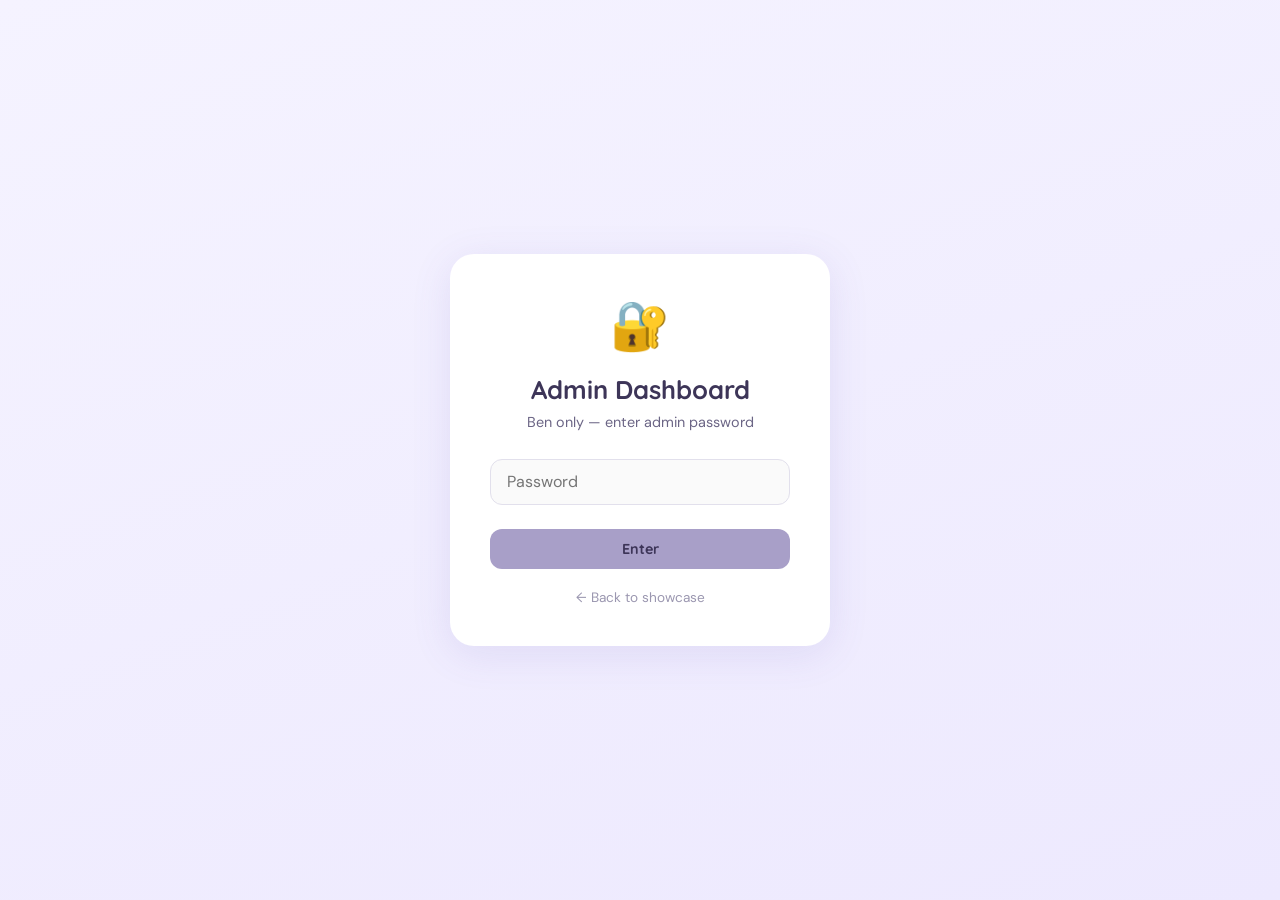
<file: admin.html>
<!DOCTYPE html>
<html lang="en">
<head>
  <meta charset="UTF-8" />
  <meta name="viewport" content="width=device-width, initial-scale=1.0" />
  <title>Admin Dashboard</title>
  <link rel="preconnect" href="https://fonts.googleapis.com" />
  <link rel="preconnect" href="https://fonts.gstatic.com" crossorigin />
  <link href="https://fonts.googleapis.com/css2?family=Quicksand:wght@600;700&family=DM+Sans:wght@400;500&display=swap" rel="stylesheet" />
  <link rel="stylesheet" href="style.css" />
</head>
<body>
  <!-- Login screen -->
  <div class="admin-login" id="adminLogin">
    <div class="admin-login-box">
      <div class="admin-lock">&#128272;</div>
      <h1 class="admin-login-title">Admin Dashboard</h1>
      <p class="admin-login-sub">Ben only &#8212; enter admin password</p>
      <input type="password" class="dialog-input" id="adminPasswordInput" placeholder="Password" />
      <p class="dialog-error" id="adminLoginError" style="display:none">Incorrect password.</p>
      <button class="btn-confirm full-width" id="adminLoginBtn">Enter</button>
      <a href="index.html" class="back-link">&#8592; Back to showcase</a>
    </div>
  </div>

  <!-- Admin panel (hidden until logged in) -->
  <div class="admin-panel" id="adminPanel" style="display:none">
    <header class="admin-header">
      <div>
        <h1 class="admin-title">Admin Dashboard &#128272;</h1>
        <p class="admin-sub">Manage all classes</p>
      </div>
      <a href="index.html" class="back-btn">&#8592; Back to showcase</a>
    </header>

    <!-- Classes overview -->
    <section class="admin-section">
      <h2 class="admin-section-title">Classes</h2>
      <div class="class-list" id="classList">
        <!-- Injected by JS -->
      </div>

      <!-- Add class form -->
      <div class="add-class-row">
        <input type="text" class="dialog-input" id="newClassNameInput" placeholder="New class name (e.g. Butterflies)" />
        <input type="color" class="color-swatch" id="newClassColorInput" value="#a89fc8" title="Choose background colour" />
        <button class="btn-confirm" id="addClassBtn">Add Class</button>
      </div>
      <p class="save-feedback" id="addClassFeedback" style="display:none">&#10003; Class added!</p>
    </section>
  </div>

  <!-- Confirm remove class dialog -->
  <div class="dialog-overlay" id="removeClassOverlay" style="display:none">
    <div class="dialog-box">
      <h2 class="dialog-title">Remove Class?</h2>
      <p class="dialog-body" id="removeClassMsg">This will permanently remove the class, all its students, and all their photos. This cannot be undone.</p>
      <div class="dialog-buttons">
        <button class="btn-cancel" id="removeClassCancel">Cancel</button>
        <button class="btn-danger" id="removeClassConfirm">Remove Class</button>
      </div>
    </div>
  </div>

  <script src="admin.js"></script>
</body>
</html>
</file>
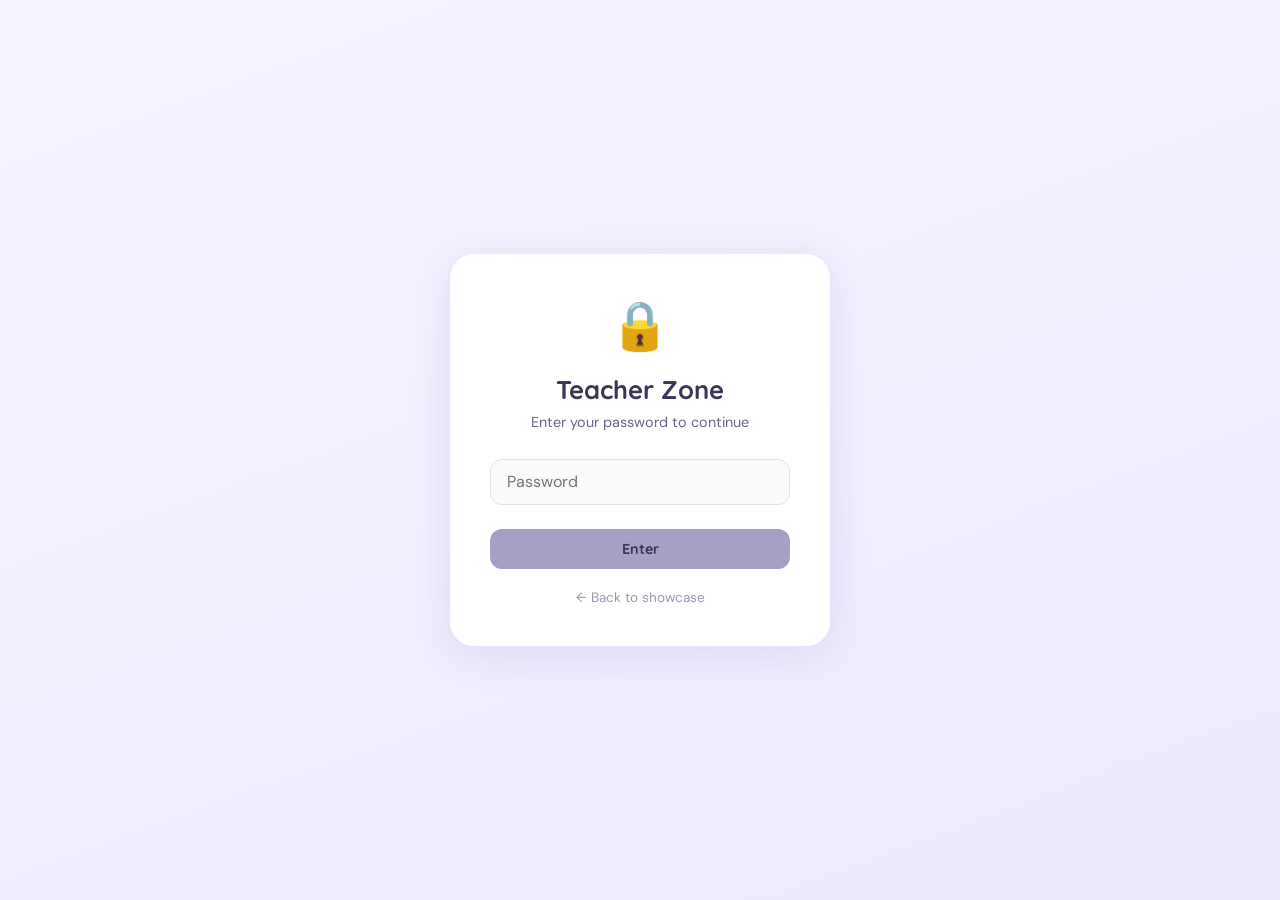
<file: teacher.html>
<!DOCTYPE html>
<html lang="en">
<head>
  <meta charset="UTF-8" />
  <meta name="viewport" content="width=device-width, initial-scale=1.0" />
  <title>Teacher Zone</title>
  <link rel="preconnect" href="https://fonts.googleapis.com" />
  <link rel="preconnect" href="https://fonts.gstatic.com" crossorigin />
  <link href="https://fonts.googleapis.com/css2?family=Quicksand:wght@600;700&family=DM+Sans:wght@400;500&display=swap" rel="stylesheet" />
  <link rel="stylesheet" href="style.css" />
</head>
<body>
  <!-- Login screen -->
  <div class="admin-login" id="teacherLogin">
    <div class="admin-login-box">
      <div class="admin-lock">&#128274;</div>
      <h1 class="admin-login-title">Teacher Zone</h1>
      <p class="admin-login-sub" id="loginSub">Enter your password to continue</p>
      <input type="password" class="dialog-input" id="teacherPasswordInput" placeholder="Password" />
      <p class="dialog-error" id="teacherLoginError" style="display:none">Incorrect password.</p>
      <button class="btn-confirm full-width" id="teacherLoginBtn">Enter</button>
      <a href="index.html" class="back-link">&#8592; Back to showcase</a>
    </div>
  </div>

  <!-- Teacher panel (hidden until logged in) -->
  <div class="admin-panel" id="teacherPanel" style="display:none">
    <header class="admin-header">
      <div>
        <h1 class="admin-title">Teacher Zone &#128274;</h1>
        <p class="admin-sub" id="teacherPanelSub">Managing your class</p>
      </div>
      <a href="#" class="back-btn" id="backToClassBtn">&#8592; Back</a>
    </header>

    <!-- Class name + colour -->
    <section class="admin-section">
      <h2 class="admin-section-title">Class Settings</h2>
      <div class="setting-row">
        <label class="setting-label">Class name</label>
        <input type="text" class="dialog-input" id="classNameInput" style="max-width:240px;margin:0" placeholder="Class name" />
      </div>
      <div class="setting-row">
        <label class="setting-label">Background colour</label>
        <input type="color" class="color-swatch" id="bgColorInput" value="#a89fc8" />
      </div>
      <button class="btn-confirm" id="saveClassSettingsBtn">Save</button>
      <p class="save-feedback" id="classSettingsFeedback" style="display:none">&#10003; Saved!</p>
    </section>

    <!-- Display settings -->
    <section class="admin-section">
      <h2 class="admin-section-title">Display Settings</h2>
      <div class="setting-row">
        <label class="setting-label">Student order</label>
        <div class="btn-group" id="sortGroup">
          <button class="btn-toggle active" data-value="alphabetical">A &#8594; Z</button>
          <button class="btn-toggle" data-value="random">Random</button>
        </div>
      </div>
      <div class="setting-row">
        <label class="setting-label">Bubble shape</label>
        <div class="btn-group shape-group" id="shapeGroup">
          <button class="btn-toggle active" data-value="circles">&#9679; Circles</button>
          <button class="btn-toggle" data-value="squares">&#9632; Squares</button>
          <button class="btn-toggle" data-value="rectangles">&#9644; Rectangles</button>
          <button class="btn-toggle" data-value="triangles">&#9650; Triangles</button>
          <button class="btn-toggle" data-value="mixed">&#127922; Mixed</button>
        </div>
      </div>
      <button class="btn-confirm" id="saveSettingsBtn">Save Settings</button>
      <p class="save-feedback" id="saveFeedback" style="display:none">&#10003; Saved!</p>
    </section>

    <!-- Students section -->
    <section class="admin-section">
      <h2 class="admin-section-title">Students</h2>
      <div class="student-list" id="studentList">
        <!-- Injected by JS -->
      </div>
      <div class="add-student-row">
        <input type="text" class="dialog-input" id="newStudentInput" placeholder="Add a student name..." />
        <button class="btn-confirm" id="addStudentBtn">Add</button>
      </div>
    </section>

    <!-- Photos section -->
    <section class="admin-section">
      <h2 class="admin-section-title">Delete Photos</h2>
      <p class="admin-hint">Select a student to see and delete their photos.</p>
      <select class="dialog-input" id="photoStudentSelect">
        <option value="">&#8212; Choose a student &#8212;</option>
      </select>
      <div class="admin-photo-grid" id="adminPhotoGrid">
        <!-- Injected by JS -->
      </div>
    </section>
  </div>

  <!-- Confirm delete photo dialog -->
  <div class="dialog-overlay" id="adminDeleteOverlay" style="display:none">
    <div class="dialog-box">
      <h2 class="dialog-title">Delete Photo?</h2>
      <p class="dialog-body">This will permanently remove the photo.</p>
      <div class="dialog-buttons">
        <button class="btn-cancel" id="adminDeleteCancel">Cancel</button>
        <button class="btn-danger" id="adminDeleteConfirm">Delete</button>
      </div>
    </div>
  </div>

  <!-- Confirm remove student dialog -->
  <div class="dialog-overlay" id="removeStudentOverlay" style="display:none">
    <div class="dialog-box">
      <h2 class="dialog-title">Remove Student?</h2>
      <p class="dialog-body" id="removeStudentMsg">This will remove the student and all their photos.</p>
      <div class="dialog-buttons">
        <button class="btn-cancel" id="removeStudentCancel">Cancel</button>
        <button class="btn-danger" id="removeStudentConfirm">Remove</button>
      </div>
    </div>
  </div>

  <script src="teacher.js"></script>
</body>
</html>
</file>
